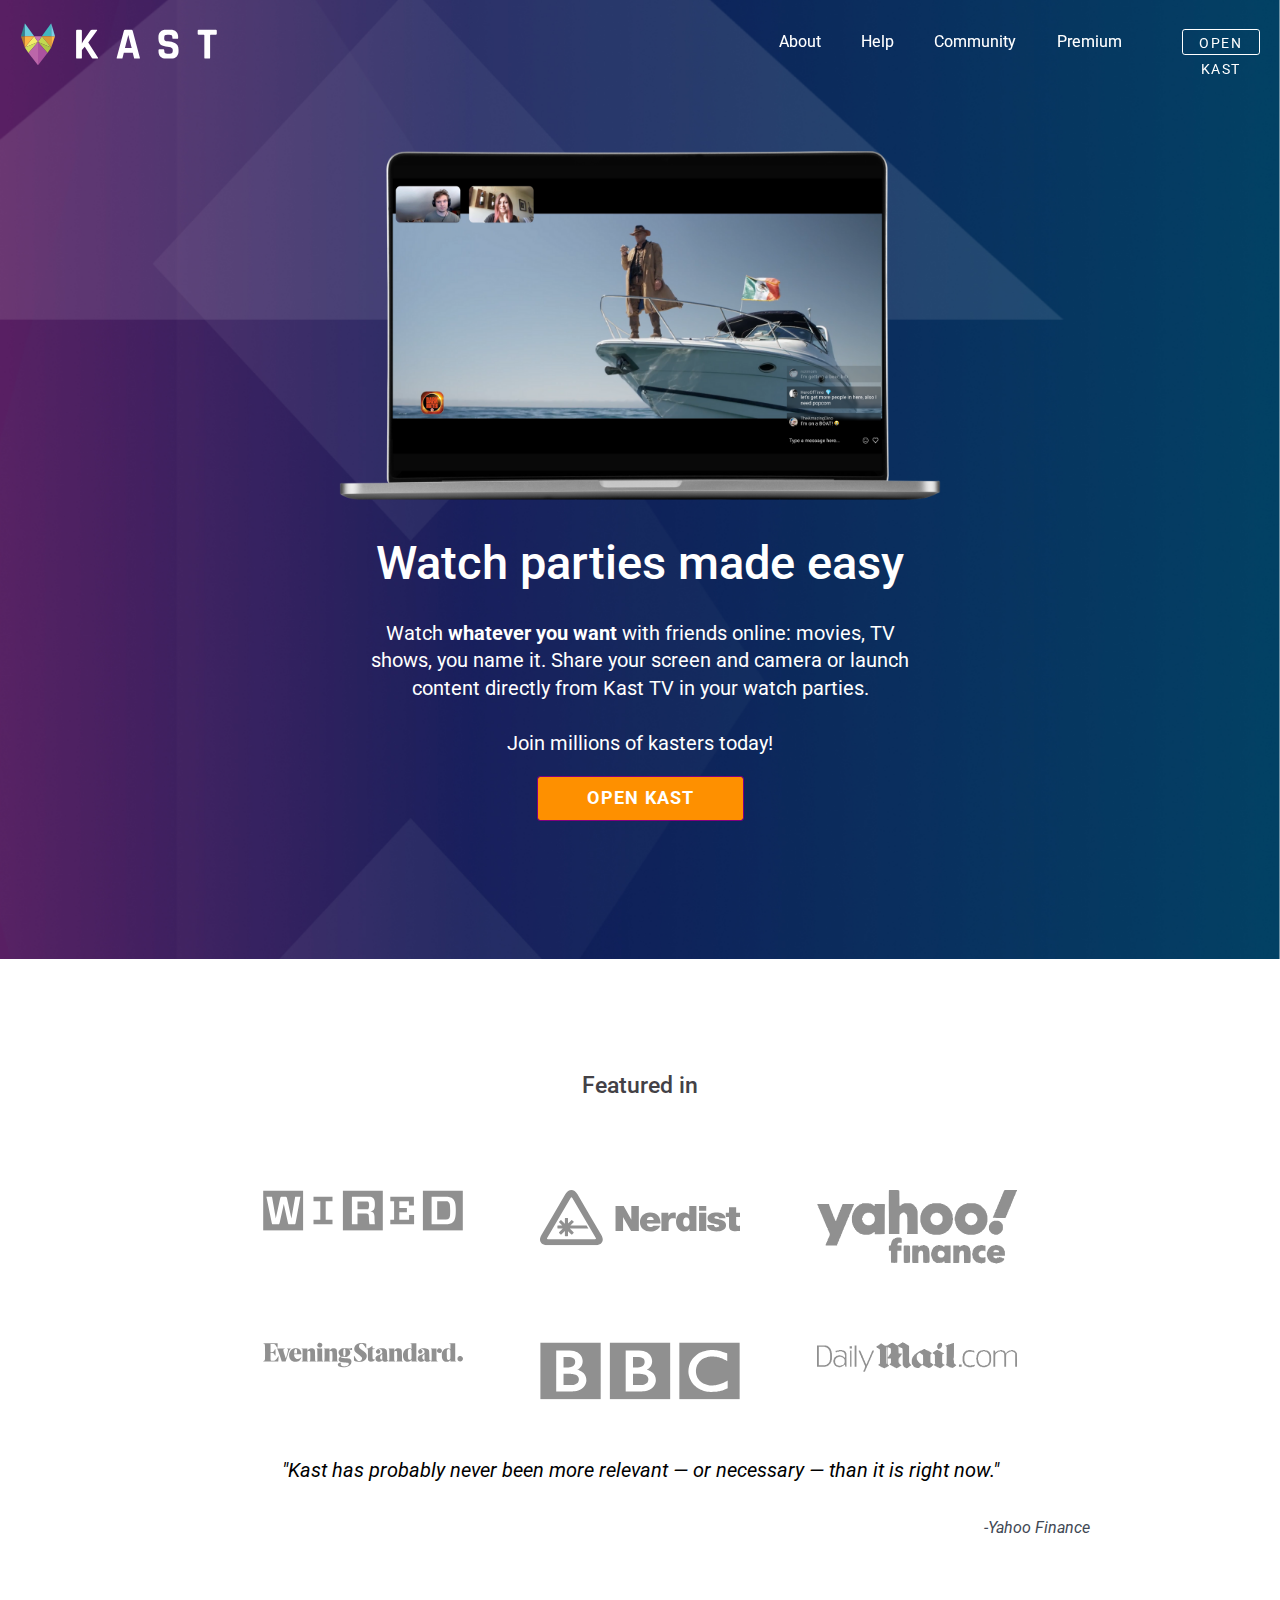
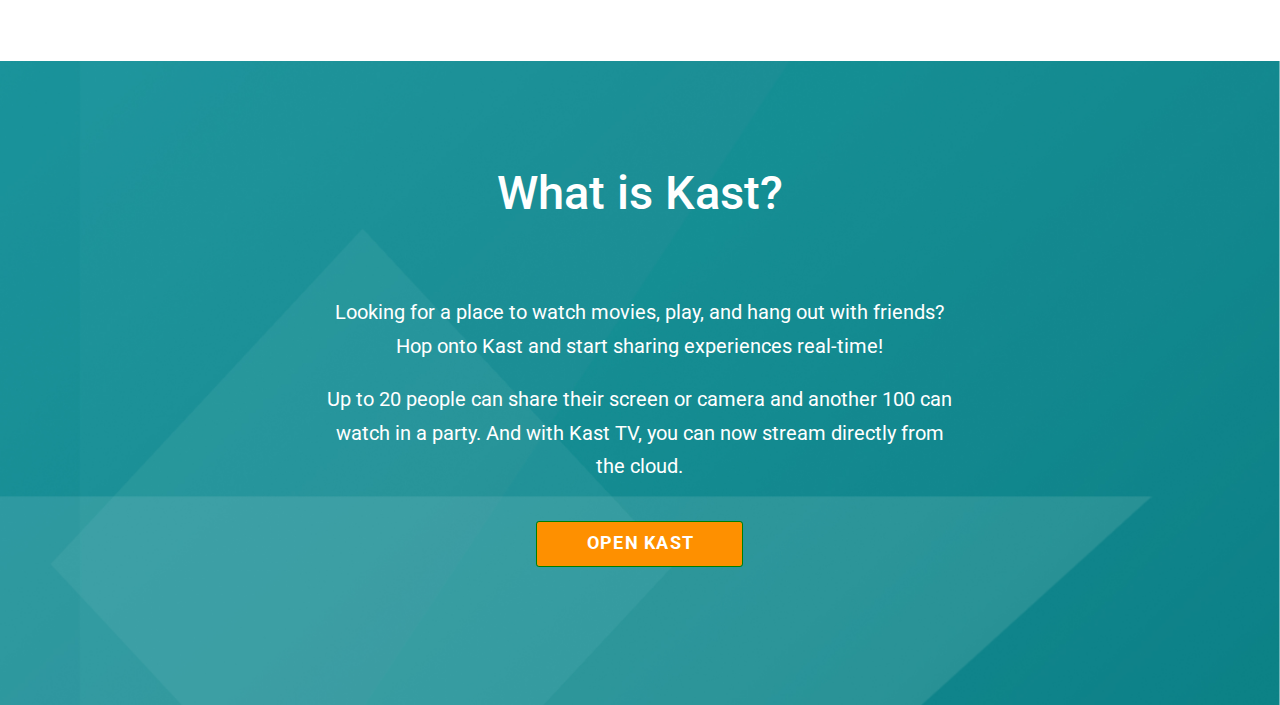
<file: index.html>
<!DOCTYPE html>
<html lang="en">
<head>
    <meta charset="UTF-8">
    <meta name="viewport" content="width=device-width, initial-scale=1.0">
    <title>Kast</title>    
    <link rel="stylesheet" href="normalize.css">
    <link rel="stylesheet" href="styles.css">
    <link rel="preconnect" href="https://fonts.gstatic.com">
    <link href="https://fonts.googleapis.com/css2?family=Roboto:ital,wght@0,100;0,300;0,400;0,500;0,700;0,900;1,100;1,300;1,400;1,500;1,700;1,900&display=swap" rel="stylesheet">

</head>
<body>
    <div class="header">
        <img src="./assets/logo.svg" alt="logo" class="logo">
        <div class="nav">
            <a href="blank-tab.html" target="_blank">About</a>
            <a href="blank-tab.html" target="_blank">Help</a>
            <a href="blank-tab.html" target="_blank">Community</a>
            <a href="blank-tab.html" target="_blank">Premium</a>
        </div>
        <button class="kast-1">open kast</button>
    </div>

    <div class="hero">
        <div class="content-holder">
            <div class="centered-content">
                <img src="./assets/lappytoppy.png" alt="laptop image" class="laptop">
                <div class="headline">
                    Watch parties made easy
                    <br>
                </div>
                <p class="intro-text">
                    Watch <strong>whatever you want</strong> with friends online: movies, TV shows, you name it. 
                    Share your screen and camera or launch content directly from Kast TV in your watch parties.
                    <br>
                    <br>
                    Join millions of kasters today!
                    <br>
                    <button class="kast-2">
                        open kast
                    </button>
                </p>
            </div>
        </div>
    </div>

    <div class="featured">
        <div class="featured-in">Featured in</div>
        <div class="logos-top">
            <img src="./assets/wired.svg" alt="wired logo">
            <img src="./assets/nerdist.svg" alt="nerdist log">
            <img src="./assets/yahoo.svg" alt="yahoo logo">
        </div>
        <div class="logos-bottom">
            <img src="./assets/evening.svg" alt="evening news logo">
            <img src="./assets/bbc.svg" alt="bbc logo">
            <img src="./assets/dailymail.svg" alt="dailymail logo">
        </div>

        <p class="yahoo-shameless-paid-promotion">
            "Kast has probably never been more relevant — or necessary — than it is right now."
        </p>
        <div class="y-finance-container">
            <p class="y-finance-text">-Yahoo Finance</p>
        </div>
    </div>  

    <div class="what-is-kast">
        <h1 class="header-text">What is Kast?</h1>
        <div class="what-is-container">
            <div class="what-is-p-container">
                <p class="what-is-p1">Looking for a place to watch movies, play, and hang out with friends? Hop onto Kast and start sharing experiences real-time!</p>
                <p class="what-is-p2">Up to 20 people can share their screen or camera and another 100 can watch in a party. And with Kast TV, you can now stream directly from the cloud.</p>
                <button class="kast-3">open kast</button>
            </div>
        </div>
    </div>

</body>
</html>
</file>
<file: styles.css>
body {
    display: flex;
    min-height: 100 vh;
    flex-direction: column;
    margin: 0;
    box-sizing: border-box;
    font-family: 'Roboto', sans-serif;
}
.header {
    display: flex;
    flex-direction: row;
    width: 100%;
    max-width: none;
    margin-right: 0px;
    margin-left: 0px;
    padding-right: 20px;
    padding-left: 20px;
    box-sizing: border-box;
    position: sticky;
    top: 0px;
    z-index: 1000;
    width: 100%;
    height: 8vh;
    background-color: transparent;
    align-items: center;
    justify-content: space-between;
   
}
/* make header change color on scroll */


.header {
    transition: background 0.5s Ease;

}



.logo {
    width: 22.06vh;
    height: auto;
    margin-top: 1.9vh;
    margin-left: 0vh;
    max-width: 100%;
 
}

.kast-1{
    border-color: #fff;
    color: white;
    box-shadow: inset 0 0 0 .10vh transparent;
    text-decoration: none;
    width: 11.41vh;
    height: 2.96vh;
    margin-top: 2.85vh;
    margin-left: 4.39vh;
    padding: 0vh;
    float: right;
    border: .11vh solid white;
    border-radius: .32vh;
    font-size: 1.53vh;
    line-height: 2.96vh;
    font-weight: 400;
    text-align: center;
    letter-spacing: .16vh;
    text-transform: uppercase;
    background-color: transparent;
    margin-bottom: 1.5vh;
}

.nav {
    display: flex;
    box-sizing: border-box;
    align-items: center;
    margin-top: 10px;
    margin-left: 60vh;
    color: #fff;
    position: relative;
    float: right;
}
.nav a {
    padding: 2.19px;
    font-size: 1.8vh; 
    font-weight: 420;
    height: auto;
    padding-top: .87vh;
    padding-bottom: .87vh;
    color: #fff; 
    text-decoration: none;
    margin: 2vh;
    
}

.hero {
    display: flex;
    flex-direction: column;
    align-items: center;
    left: auto;
    min-height: auto;
    margin-top: -8.78vh;
    padding-top: 15.36vh;
    padding-bottom: 12.07vh;
    border: 0px none transparent;
    border-radius: 0px;
    background-color: #331a5c;
    background-image: url('./assets/gradient-violet-bg.jpg');
    background-position: 50% 50%;
    background-size: cover;
}

.content-holder {
    max-width: 131vh;
    margin-top: 2.19vh;
    padding-right: 2.10vh;
    padding-left: 2.19vh;
}

.centered-content {
    max-width: 94.40vh;
    margin-right: auto;
    margin-left: auto;
    text-align: center;
}

.laptop {
    width: 100%;
    max-width: 66.9vh;
    margin-bottom: 3.29VH;
}

.headline {
    margin-top: 0vh;
    margin-bottom: 3.29vh;
    color: #fff;
    font-size: 5.26vh;
    line-height: 5.92vh;
    font-weight: 500;
    text-align: center;
}

.intro-text {
    max-width: 61.47vh;
    margin-right: auto;
    margin-left: auto;
    float: none;
    color: #fff;
    margin-bottom: 3.29vh;
    font-size: 2.19vh;
    line-height: 1.4;
}

.kast-2 {
    margin-top: 2vh;
    min-width: 23vh;
    padding: 0px 1.7vh;
 
    border-style: solid;
    border-width: .10vh;
    border-color: purple;
    border-radius: .32vh;
    background-color: #fe9000;
    color: #fff;
    font-size: 1.97vh;
    line-height: 4.82vh;
    font-weight: 700;
    text-align: center;
    letter-spacing: .14vh;
    text-indent: .14vh;
    text-transform: uppercase;
    white-space: nowrap;
    background-clip: padding-box;
}

.kast-3 {
    margin-top: 2vh;
    min-width: 23vh;
    padding: 0px 1.7vh;
    border-style: solid;
    border-width: .10vh;
    border-radius: .32vh;
    border-color: green;
    background-color: #fe9000;
    color: #fff;
    font-size: 1.97vh;
    line-height: 4.82vh;
    font-weight: 700;
    text-align: center;
    letter-spacing: .14vh;
    text-indent: .14vh;
    text-transform: uppercase;
    white-space: nowrap;
    background-clip: padding-box;
}

.featured {
    display: flex;
    flex-direction: column;
    align-items: center;
    left: auto;
 
    padding-top: 12.07vh;
    padding-bottom: 12.07vh;
    padding-left: 50vh;
    padding-right: 50vh;
    background-color: #fff;
    box-sizing: border-box;
    max-width: 94.40vh;
    margin-right: auto;
    margin-left: auto;
    text-align: center;
        
}

.featured-in {
    display: flex;
    flex-direction: column;
    align-items: center;
    left: auto;
    text-align: center;
    margin-bottom: 5.4vh;
    color: #434146;
    font-size: 2.6vh;
    line-height: 3.9vh;
    font-weight: 500;
    width: 100vh;
    text-align: center;
}

.logos-top {
    display: flex;
    flex-direction: row;
    flex-wrap: nowrap;
    justify-content: center;
    align-items: flex-start;
    align-content: stretch;

    

}

.logos-top img {
    margin: 4.3vh;
}

.logos-bottom {
    display: flex;
    flex-direction: row;
    flex-wrap: nowrap;
    justify-content: center;
    align-items: flex-start;
    align-content: stretch;
    

}

.logos-bottom img {
    margin: 4.3vh;
}

.yahoo-shameless-paid-promotion {
    width: 100vh;
    text-align: center;
    font-size: 20px;
    font-style: italic;

}

.y-finance-container {
    width: 50vh;
    margin-right: auto;
    margin-left: auto;
    font-size: 1.75vh;
    text-align: right;
}
.y-finance-text { 
    color: #414854;
    font-style: italic;
}

.what-is-container {
    display: flex;
    align-items: center;
    flex-direction: column;
    max-width: 131.72vh;

}

.what-is-p-container {
    text-align: center;
    padding-left: 0vh;
    max-width: 70.2vh;
    margin-bottom: 3.29vh;
    font-size: 2.19vh;
    line-height: 3.73vh;
    text-align: center;
}

.what-is-kast {
    display: flex;
    flex-direction: column;
    align-items: center;
    margin-top: 0px;
    margin-bottom: 0px;
    padding-top: 12.07vh;
    padding-bottom: 12.07vh;
    background-image: url('./assets/green-bg.jpg');
    background-position: 0px 0px;
    background-size: cover; 
    color: #fff;
}

.header-text {
    margin-bottom: 6.58vh;
    color: #fff;
    margin-top: 0vh;
    font-size: 5.26vh;
    line-height: 5.26vh;
    font-weight: 500;
    text-align: center;
}
</file>
